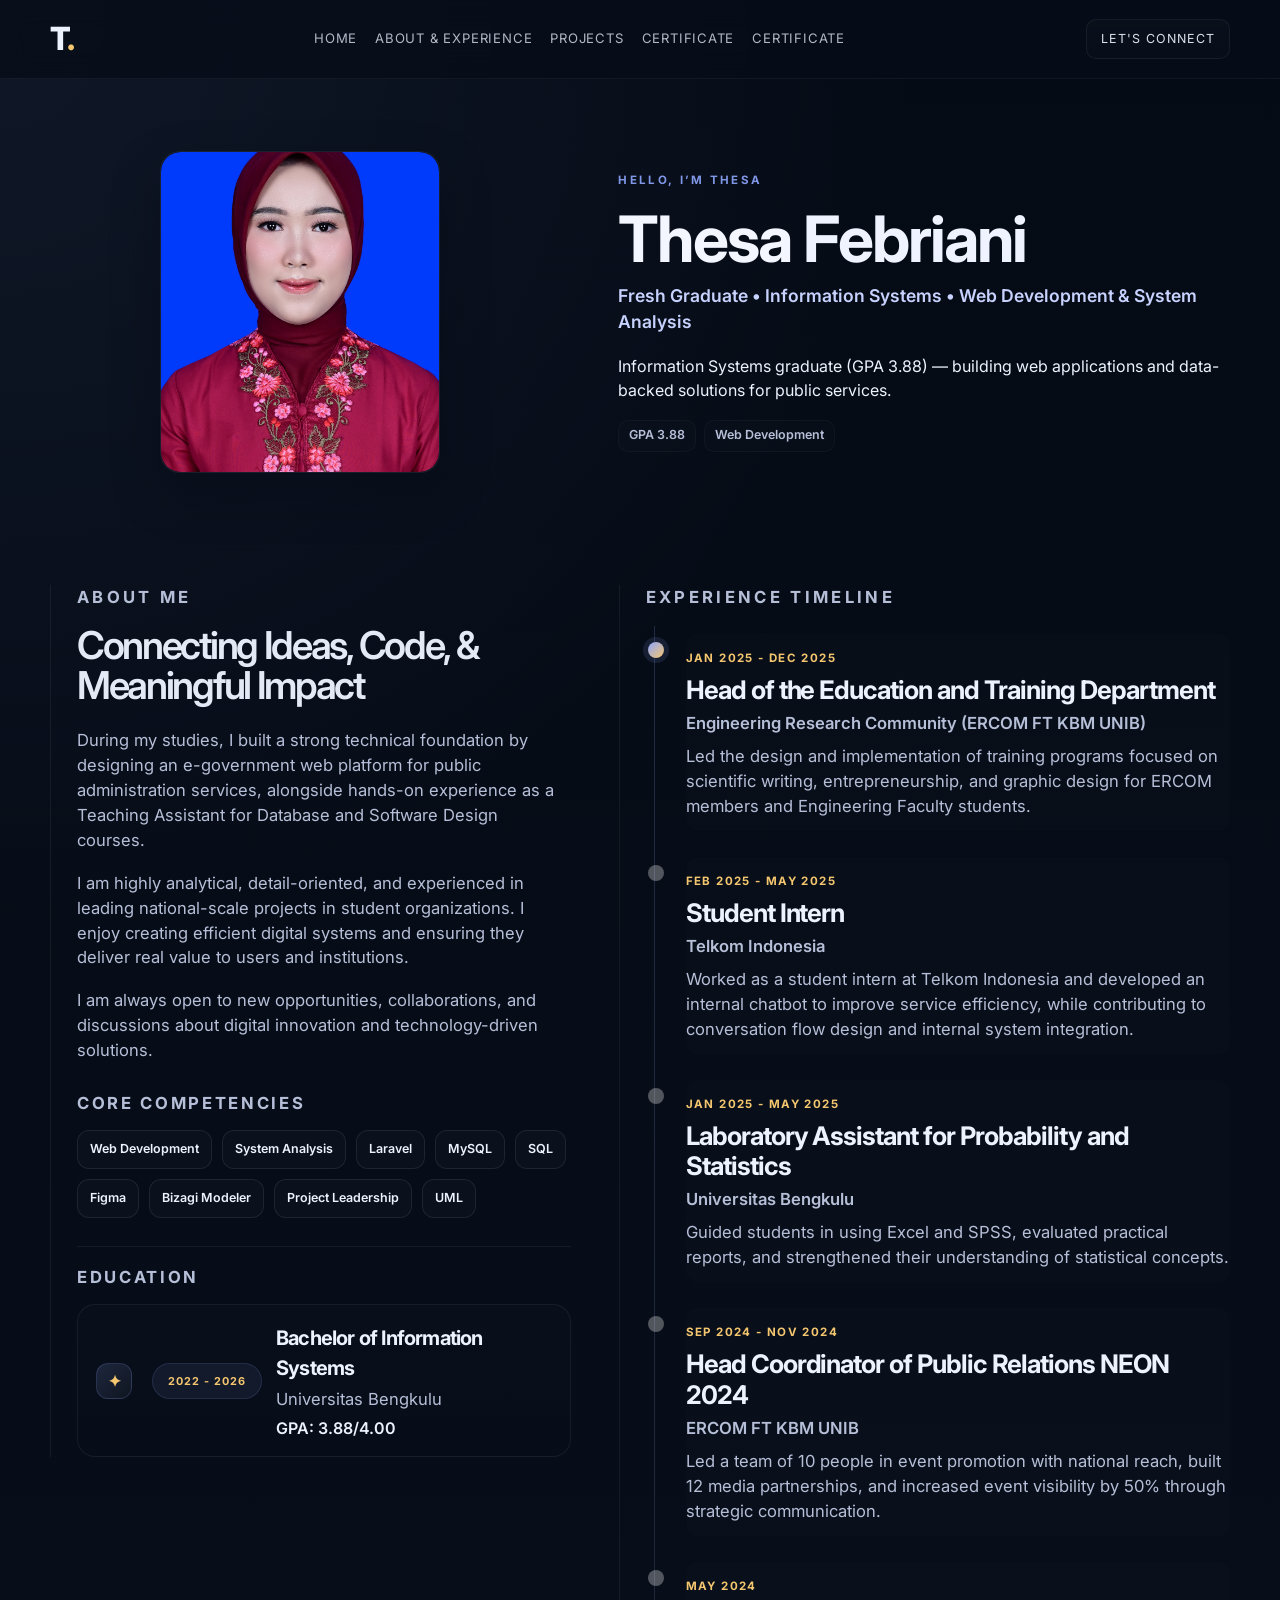
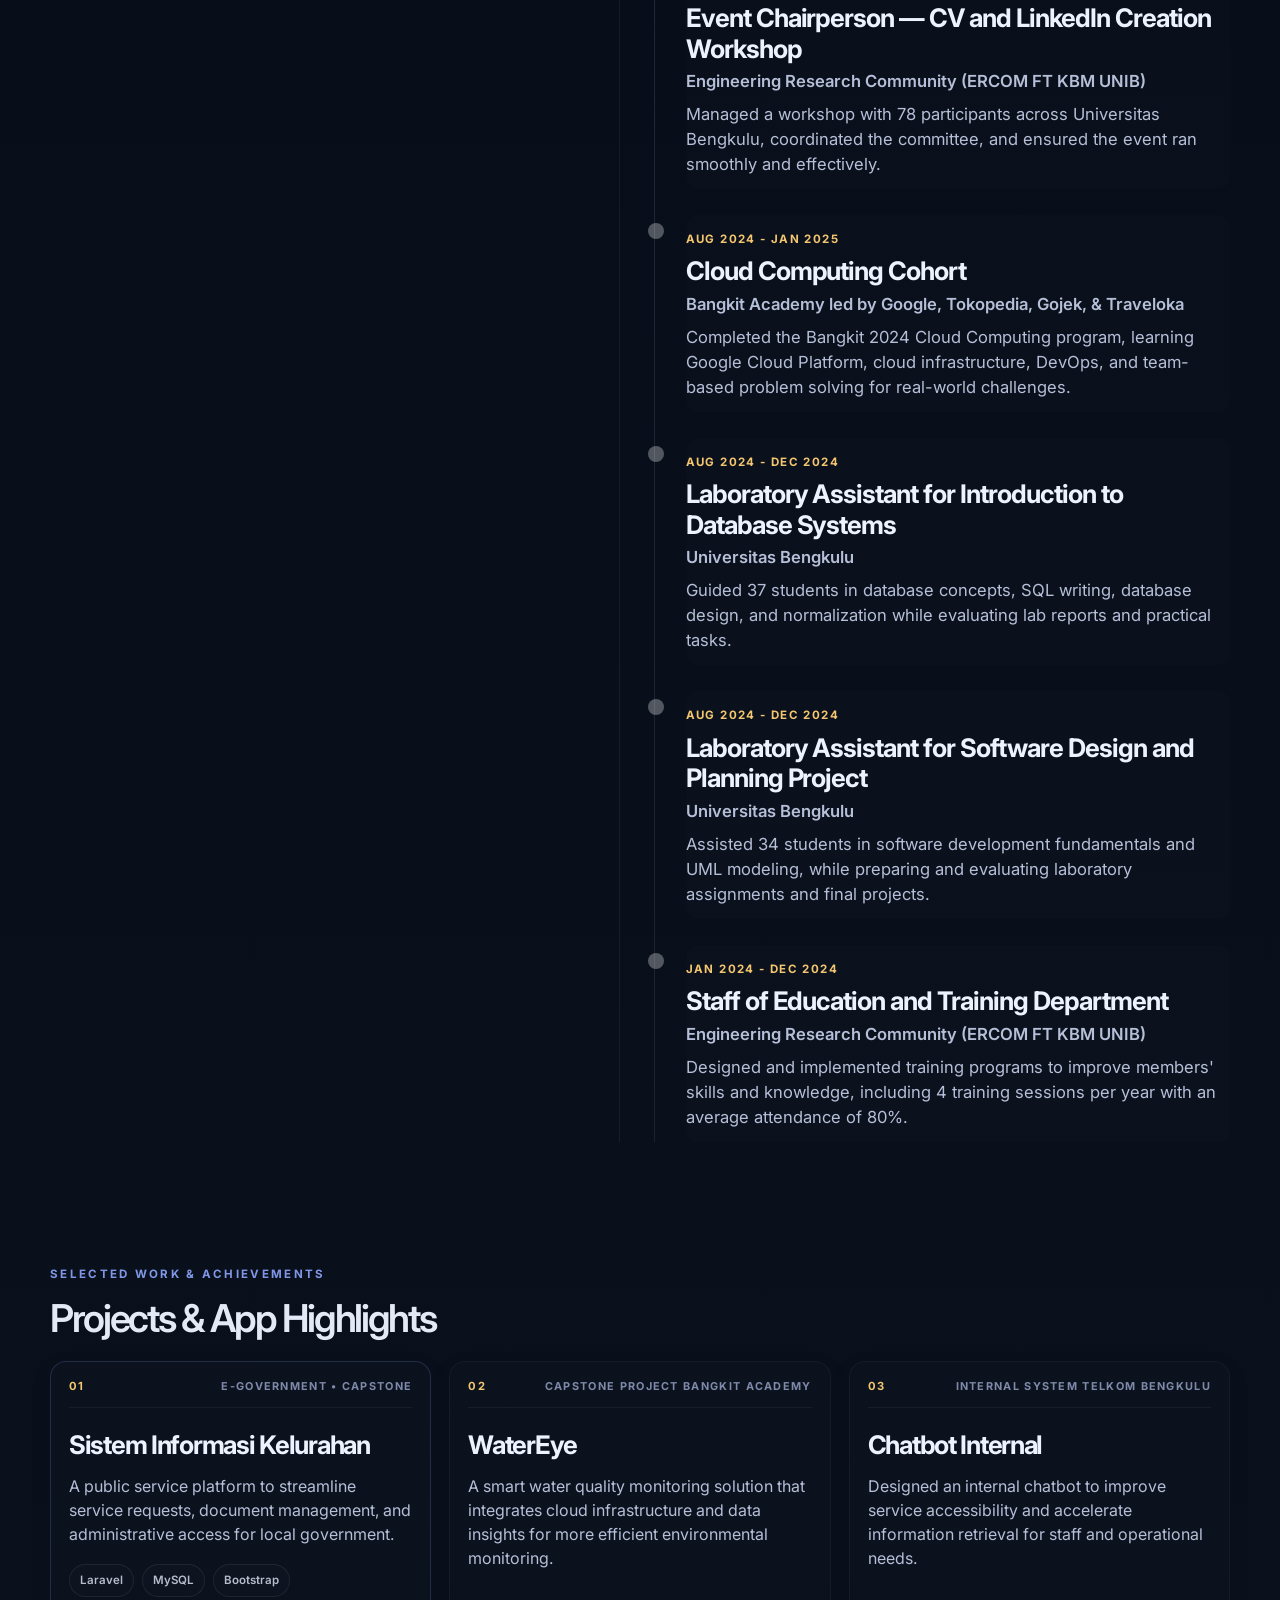
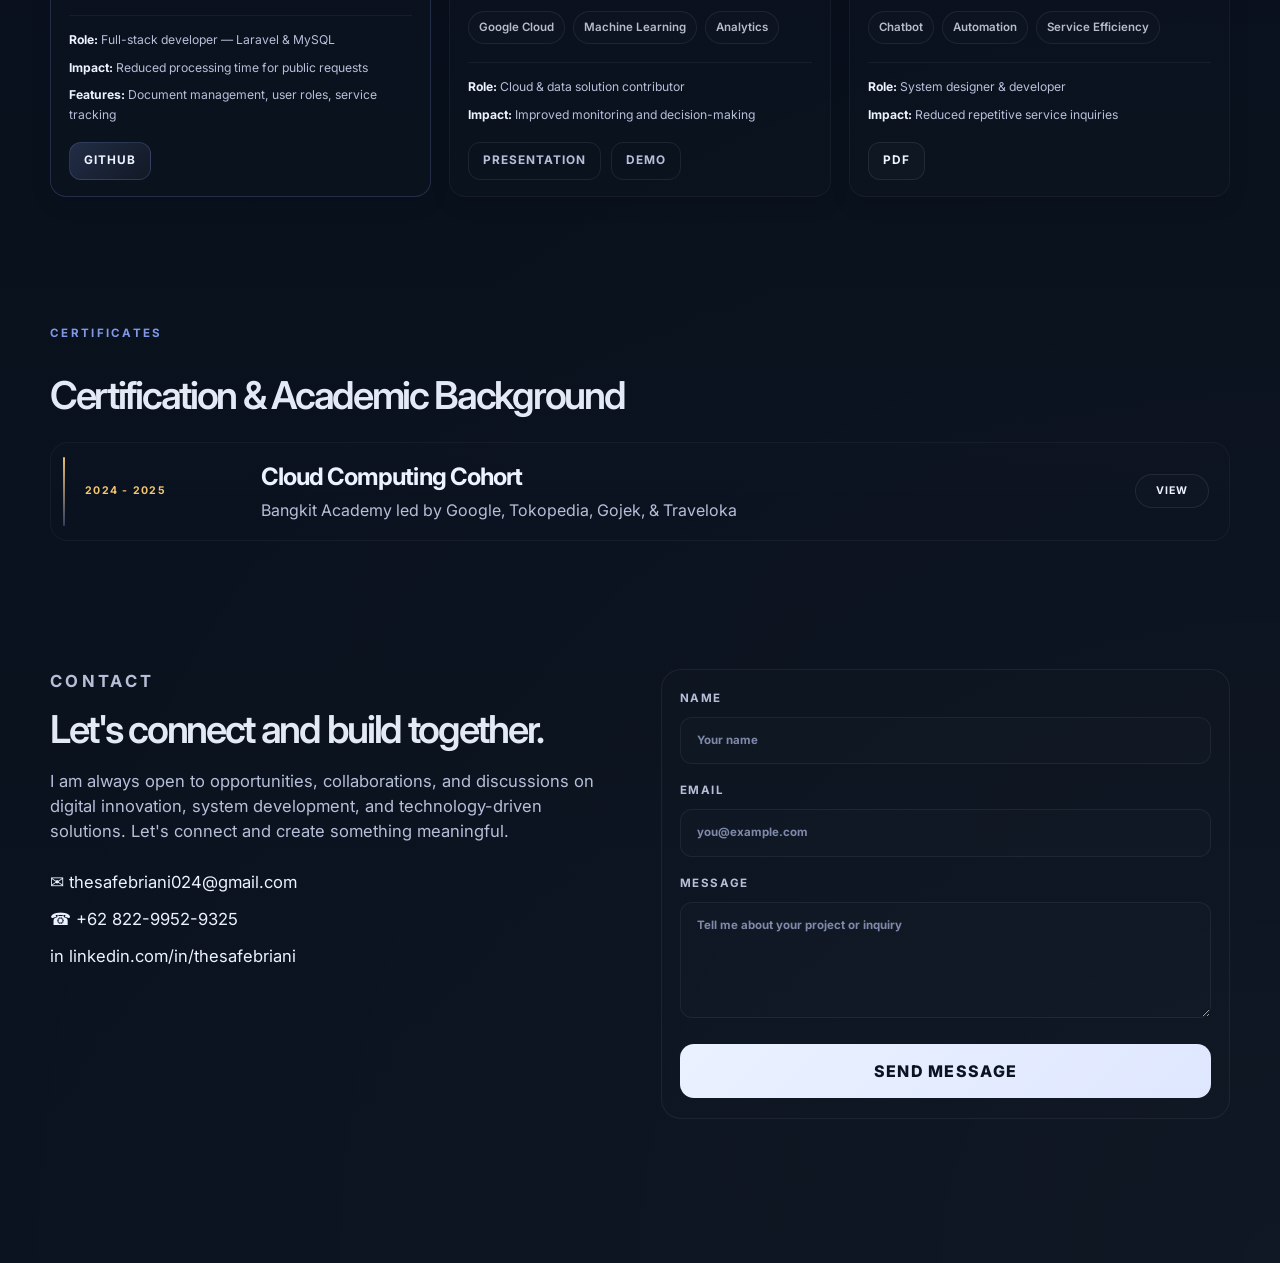
<file: index.html>
<!doctype html>
<html lang="id">
  <head>
    <meta charset="UTF-8" />
    <meta name="viewport" content="width=device-width, initial-scale=1.0" />
    <meta
      name="description"
      content="Portofolio Thesa Febriani — Information Systems Freshgraduate, JuniorWeb Developer, Tech enthusiast."
    />
    <title>Thesa Febriani | Portfolio</title>
    <link rel="preconnect" href="https://fonts.googleapis.com" />
    <link rel="preconnect" href="https://fonts.gstatic.com" crossorigin />
    <link
      href="https://fonts.googleapis.com/css2?family=Inter:wght@400;500;600;700;800;900&display=swap"
      rel="stylesheet"
    />

    <link rel="stylesheet" href="style.css" />
  </head>
  <body>
    <header class="site-header">
      <div class="container nav">
        <a href="#home" class="brand">T<span>.</span></a>
        <nav class="nav-menu" aria-label="Main navigation">
          <a href="#home">Home</a>
          <a href="#about-experience">About &amp; Experience</a>
          <a href="#projects">Projects</a>
          <a href="#certificate">Certificate</a>
          <a href="https://drive.google.com/drive/folders/1-TwYReatDJtoT-mHs-c4wI9mGE43ufQg?usp=sharing"
            target="_blank"
                rel="noreferrer">
                 Certificate
                </a>
        </nav>
        <a href="#contact" class="nav-cta">Let's Connect</a>
      </div>
    </header>

    <main class="page-shell">
      <section class="hero" id="home">
        <div class="container hero-wrap">
          <div class="hero-aside reveal reveal-delay">
            <div class="profile-box">
              <img
                src="images/Thesa Febriani_G1F022033.jpeg"
                alt="Thesa Febriani"
              />
            </div>
          </div>

          <div class="hero-copy reveal">
            <p class="section-kicker">Hello, I’m Thesa</p>
            <h1>Thesa <span>Febriani</span></h1>

            <p class="subtitle">
              Fresh Graduate • Information Systems • Web Development &amp;
              System Analysis
            </p>
            <p class="lead">
              Information Systems graduate (GPA 3.88) — building web
              applications and data-backed solutions for public services.
            </p>
            <div class="hero-badges subtle">
              <span>GPA 3.88</span>
              <span>Web Development</span>
            </div>
          </div>
        </div>
      </section>

      <!-- Featured Case Study moved into Projects below -->

      <section class="overview section" id="about-experience">
        <div class="container overview-grid">
          <div class="about-panel reveal">
            <p class="section-kicker">About Me</p>
            <h2>Connecting Ideas, Code, &amp; Meaningful Impact</h2>

            <p>
              During my studies, I built a strong technical foundation by
              designing an e-government web platform for public administration
              services, alongside hands-on experience as a Teaching Assistant
              for Database and Software Design courses.
            </p>
            <p>
              I am highly analytical, detail-oriented, and experienced in
              leading national-scale projects in student organizations. I enjoy
              creating efficient digital systems and ensuring they deliver real
              value to users and institutions.
            </p>
            <p>
              I am always open to new opportunities, collaborations, and
              discussions about digital innovation and technology-driven
              solutions.
            </p>

            <div class="skill-block">
              <p class="mini-title">Core Competencies</p>
              <div class="skill-pills">
                <span>Web Development</span>
                <span>System Analysis</span>
                <span>Laravel</span>
                <span>MySQL</span>
                <span>SQL</span>
                <span>Figma</span>
                <span>Bizagi Modeler</span>
                <span>Project Leadership</span>
                <span>UML</span>
              </div>
            </div>

            <div class="education-box" id="education">
              <p class="mini-title">Education</p>
              <div class="education-inner">
                <span class="edu-icon" aria-hidden="true">✦</span>
                <span class="edu-year">2022 - 2026</span>
                <div class="edu-copy">
                  <h3>Bachelor of Information Systems</h3>
                  <p>Universitas Bengkulu</p>
                  <span>GPA: 3.88/4.00</span>
                </div>
              </div>
            </div>
          </div>

          <div class="experience-panel reveal reveal-delay" id="experience">
            <p class="section-kicker">Experience Timeline</p>

            <div class="timeline">
              <article class="timeline-item">
                <div class="dot"></div>
                <div class="timeline-content">
                  <span class="time">Jan 2025 - Dec 2025</span>
                  <h3>Head of the Education and Training Department</h3>
                  <p class="company">
                    Engineering Research Community (ERCOM FT KBM UNIB)
                  </p>
                  <p>
                    Led the design and implementation of training programs
                    focused on scientific writing, entrepreneurship, and graphic
                    design for ERCOM members and Engineering Faculty students.
                  </p>
                </div>
              </article>

              <article class="timeline-item">
                <div class="dot muted"></div>
                <div class="timeline-content">
                  <span class="time">Feb 2025 - May 2025</span>
                  <h3>Student Intern</h3>
                  <p class="company">Telkom Indonesia</p>
                  <p>
                    Worked as a student intern at Telkom Indonesia and developed
                    an internal chatbot to improve service efficiency, while
                    contributing to conversation flow design and internal system
                    integration.
                  </p>
                </div>
              </article>

              <article class="timeline-item">
                <div class="dot muted"></div>
                <div class="timeline-content">
                  <span class="time">Jan 2025 - May 2025</span>
                  <h3>Laboratory Assistant for Probability and Statistics</h3>
                  <p class="company">Universitas Bengkulu</p>
                  <p>
                    Guided students in using Excel and SPSS, evaluated practical
                    reports, and strengthened their understanding of statistical
                    concepts.
                  </p>
                </div>
              </article>

              <article class="timeline-item">
                <div class="dot muted"></div>
                <div class="timeline-content">
                  <span class="time">Sep 2024 - Nov 2024</span>
                  <h3>Head Coordinator of Public Relations NEON 2024</h3>
                  <p class="company">ERCOM FT KBM UNIB</p>
                  <p>
                    Led a team of 10 people in event promotion with national
                    reach, built 12 media partnerships, and increased event
                    visibility by 50% through strategic communication.
                  </p>
                </div>
              </article>

              <article class="timeline-item">
                <div class="dot muted"></div>
                <div class="timeline-content">
                  <span class="time">May 2024</span>
                  <h3>Event Chairperson — CV and LinkedIn Creation Workshop</h3>
                  <p class="company">
                    Engineering Research Community (ERCOM FT KBM UNIB)
                  </p>
                  <p>
                    Managed a workshop with 78 participants across Universitas
                    Bengkulu, coordinated the committee, and ensured the event
                    ran smoothly and effectively.
                  </p>
                </div>
              </article>

              <article class="timeline-item">
                <div class="dot muted"></div>
                <div class="timeline-content">
                  <span class="time">Aug 2024 - Jan 2025</span>
                  <h3>Cloud Computing Cohort</h3>
                  <p class="company">
                    Bangkit Academy led by Google, Tokopedia, Gojek, &amp;
                    Traveloka
                  </p>
                  <p>
                    Completed the Bangkit 2024 Cloud Computing program, learning
                    Google Cloud Platform, cloud infrastructure, DevOps, and
                    team-based problem solving for real-world challenges.
                  </p>
                </div>
              </article>

              <article class="timeline-item">
                <div class="dot muted"></div>
                <div class="timeline-content">
                  <span class="time">Aug 2024 - Dec 2024</span>
                  <h3>
                    Laboratory Assistant for Introduction to Database Systems
                  </h3>
                  <p class="company">Universitas Bengkulu</p>
                  <p>
                    Guided 37 students in database concepts, SQL writing,
                    database design, and normalization while evaluating lab
                    reports and practical tasks.
                  </p>
                </div>
              </article>

              <article class="timeline-item">
                <div class="dot muted"></div>
                <div class="timeline-content">
                  <span class="time">Aug 2024 - Dec 2024</span>
                  <h3>
                    Laboratory Assistant for Software Design and Planning
                    Project
                  </h3>
                  <p class="company">Universitas Bengkulu</p>
                  <p>
                    Assisted 34 students in software development fundamentals
                    and UML modeling, while preparing and evaluating laboratory
                    assignments and final projects.
                  </p>
                </div>
              </article>

              <article class="timeline-item">
                <div class="dot muted"></div>
                <div class="timeline-content">
                  <span class="time">Jan 2024 - Dec 2024</span>
                  <h3>Staff of Education and Training Department</h3>
                  <p class="company">
                    Engineering Research Community (ERCOM FT KBM UNIB)
                  </p>
                  <p>
                    Designed and implemented training programs to improve
                    members' skills and knowledge, including 4 training sessions
                    per year with an average attendance of 80%.
                  </p>
                </div>
              </article>
            </div>
          </div>
        </div>
      </section>

      <section class="projects section" id="projects">
        <div class="container">
          <p class="section-kicker">Selected Work &amp; Achievements</p>
          <h2 class="project-heading">Projects &amp; App Highlights</h2>

          <div class="project-grid">
            <!-- featured project (moved here) -->
            <article id="featured" class="project-card featured reveal">
              <div class="project-head">
                <span class="project-no">01</span>
                <span class="project-type">E-GOVERNMENT • Capstone</span>
              </div>
              <h3>Sistem Informasi Kelurahan</h3>
              <p>
                A public service platform to streamline service requests,
                document management, and administrative access for local
                government.
              </p>
              <div class="project-tags">
                <span>Laravel</span>
                <span>MySQL</span>
                <span>Bootstrap</span>
              </div>
              <div class="project-meta">
                <div>
                  <strong>Role:</strong> Full-stack developer — Laravel &amp;
                  MySQL
                </div>
                <div>
                  <strong>Impact:</strong> Reduced processing time for public
                  requests
                </div>
                <div>
                  <strong>Features:</strong> Document management, user roles,
                  service tracking
                </div>
              </div>
              <div class="project-actions">
                <a
                  href="https://github.com/ThesaFebriani/si-kelurahan.git"
                  target="_blank"
                  rel="noreferrer"
                  class="project-link-btn"
                  >GitHub</a
                >
              </div>
            </article>

            <article class="project-card reveal reveal-delay">
              <div class="project-head">
                <span class="project-no">02</span>
                <span class="project-type"
                  >CAPSTONE PROJECT BANGKIT ACADEMY</span
                >
              </div>
              <h3>WaterEye</h3>
              <p>
                A smart water quality monitoring solution that integrates cloud
                infrastructure and data insights for more efficient
                environmental monitoring.
              </p>
              <div class="project-tags">
                <span>Google Cloud</span>
                <span>Machine Learning</span>
                <span>Analytics</span>
              </div>
              <div class="project-meta">
                <span
                  ><strong>Role:</strong> Cloud &amp; data solution
                  contributor</span
                >
                <span
                  ><strong>Impact:</strong> Improved monitoring and
                  decision-making</span
                >
              </div>
              <div class="project-actions">
                <button
                  type="button"
                  class="project-link-btn ghost js-open-video"
                  data-video-src="https://www.youtu.be/embed/oStVo4WdXvw"
                >
                  Presentation
                </button>
                <button
                  type="button"
                  class="project-link-btn ghost js-open-video"
                  data-video-src="https://www.youtu.be/embed/1AHnVIEVloo"
                >
                  Demo
                </button>
              </div>
            </article>

            <article class="project-card reveal">
              <div class="project-head">
                <span class="project-no">03</span>
                <span class="project-type"
                  >INTERNAL SYSTEM TELKOM BENGKULU</span
                >
              </div>
              <h3>Chatbot Internal</h3>
              <p>
                Designed an internal chatbot to improve service accessibility
                and accelerate information retrieval for staff and operational
                needs.
              </p>
              <div class="project-tags">
                <span>Chatbot</span>
                <span>Automation</span>
                <span>Service Efficiency</span>
              </div>
              <div class="project-meta">
                <span
                  ><strong>Role:</strong> System designer &amp; developer</span
                >
                <span
                  ><strong>Impact:</strong> Reduced repetitive service
                  inquiries</span
                >
              </div>
              <div class="project-actions">
                <a
                  href="images/BOT_BGES.pdf"
                  target="_blank"
                  rel="noreferrer"
                  class="project-link-btn secondary js-open-pdf"
                  data-pdf-src="images/BOT_BGES.pdf"
                  >PDF</a
                >
              </div>
            </article>
          </div>
        </div>
      </section>

      <section class="certificate section" id="certificate">
        <div class="container certificate-wrap">
          <p class="section-kicker">Certificates</p>
          <h2 class="certificate-heading">
            Certification &amp; Academic Background
          </h2>
            <a
              class="certificate-item reveal reveal-delay"
              href="https://drive.google.com/file/d/1Etxis8R2Vu6AnwDaJP25wzPNF-M5fmME/view?usp=sharing"
              target="_blank"
              rel="noreferrer"
            >
              <span class="cert-year">2024 - 2025</span>
              <div class="cert-copy">
                <h3>Cloud Computing Cohort</h3>
                <p>
                  Bangkit Academy led by Google, Tokopedia, Gojek, &amp;
                  Traveloka
                </p>
              </div>
              <span class="cert-link">View</span>
            </a>
          </div>
        </div>
      </section>

      <section class="contact section" id="contact">
        <div class="container contact-wrap">
          <div class="contact-copy reveal">
            <p class="section-kicker">Contact</p>
            <h2>Let's connect and build together.</h2>
            <p>
              I am always open to opportunities, collaborations, and discussions
              on digital innovation, system development, and technology-driven
              solutions. Let's connect and create something meaningful.
            </p>

            <div class="contact-list">
              <a href="mailto:thesafebriani024@gmail.com"
                >✉ thesafebriani024@gmail.com</a
              >
              <a href="tel:+6282299529325">☎ +62 822-9952-9325</a>
              <a
                href="https://www.linkedin.com/in/thesafebriani/"
                target="_blank"
                rel="noreferrer"
                >in linkedin.com/in/thesafebriani</a
              >
            </div>
          </div>

          <form class="contact-form reveal reveal-delay">
            <label>
              <span>Name</span>
              <input type="text" placeholder="Your name" />
            </label>
            <label>
              <span>Email</span>
              <input type="email" placeholder="you@example.com" />
            </label>
            <label>
              <span>Message</span>
              <textarea
                rows="5"
                placeholder="Tell me about your project or inquiry"
              ></textarea>
            </label>
            <button type="submit">Send Message</button>
          </form>
        </div>
      </section>
    </main>

  <!-- Video modal for project demos -->
    <div id="videoModal" class="video-modal" aria-hidden="true">
      <div class="video-modal-backdrop js-close-video"></div>
      <div class="video-modal-content" role="dialog" aria-modal="true">
        <button class="video-close js-close-video" aria-label="Close">✕</button>
        <div class="video-player-wrap">
          <iframe
            id="projectVideo"
            allow="autoplay; fullscreen"
            style="width: 100%; aspect-ratio: 16/9; background: #000; border: none; border-radius: 8px;"
          ></iframe>
        </div>
        <div class="video-choices">
          <button
            class="video-choice"
            data-src="https://www.youtube.com/embed/oStVo4WdXvw"
          >
            Presentation
          </button>
          <button
            class="video-choice"
            data-src="https://www.youtube.com/embed/1AHnVIEVloo"
          >
            Demo
          </button>
        </div>
      </div>
    </div>

    <script>
      const revealItems = document.querySelectorAll(".reveal");

      const revealObserver = new IntersectionObserver(
        (entries) => {
          entries.forEach((entry) => {
            if (entry.isIntersecting) {
              entry.target.classList.add("visible");
              revealObserver.unobserve(entry.target);
            }
          });
        },
        { threshold: 0.18 },
      );

      revealItems.forEach((item) => revealObserver.observe(item));

      const contactForm = document.querySelector(".contact-form");
      if (contactForm) {
        contactForm.addEventListener("submit", (event) => {
          event.preventDefault();
          const button = contactForm.querySelector("button");
          const originalText = button.textContent;
          button.textContent = "Message Sent";
          button.disabled = true;
          setTimeout(() => {
            button.textContent = originalText;
            button.disabled = false;
            contactForm.reset();
          }, 1800);
        });
      }

      // Video modal logic
      (function () {
        const modal = document.getElementById("videoModal");
        const videoEl = document.getElementById("projectVideo");
        const openers = document.querySelectorAll(".js-open-video");
        const closers = document.querySelectorAll(".js-close-video");
        const choices = document.querySelectorAll(".video-choice");

       function openModal(src) {
          if (!modal || !videoEl) return;
          modal.classList.add("open");
          modal.setAttribute("aria-hidden", "false");
          videoEl.src = src;
          
          choices.forEach((c) =>
            c.classList.toggle("active", c.dataset.src === src),
          );
        }

        function closeModal() {
          if (!modal || !videoEl) return;
          modal.classList.remove("open");
          modal.setAttribute("aria-hidden", "true");
          
          videoEl.removeAttribute("src");
          choices.forEach((c) => c.classList.remove("active"));
        }

        openers.forEach((btn) => {
          btn.addEventListener("click", () => {
            const src =
              btn.dataset.defaultSrc ||
              btn.dataset.videoSrc ||
              btn.getAttribute("data-video-src");
            openModal(src);
          });
        });

        closers.forEach((el) => el.addEventListener("click", closeModal));

        choices.forEach((ch) => {
          ch.addEventListener("click", () => {
            const src = ch.dataset.src;
            openModal(src);
          });
        });

        // close on ESC
        document.addEventListener("keydown", (e) => {
          if (e.key === "Escape") closeModal();
        });

        // click backdrop to close
        const backdrop = document.querySelector(".video-modal-backdrop");
        if (backdrop) backdrop.addEventListener("click", closeModal);
      })();
    </script>
    <!-- PDF modal (reuses video modal structure) -->
    <div id="pdfModal" class="video-modal pdf-modal" aria-hidden="true">
      <div class="video-modal-backdrop js-close-pdf"></div>
      <div class="video-modal-content" role="dialog" aria-modal="true">
        <button class="video-close js-close-pdf" aria-label="Close">✕</button>
        <iframe
          id="pdfFrame"
          class="pdf-frame"
          src=""
          title="PDF Viewer"
        ></iframe>
      </div>
    </div>

    <script>
      // PDF modal logic
      (function () {
        const pdfModal = document.getElementById("pdfModal");
        const pdfFrame = document.getElementById("pdfFrame");
        const openPdfBtns = document.querySelectorAll(".js-open-pdf");
        const closePdfEls = document.querySelectorAll(".js-close-pdf");

        function openPdf(src) {
          if (!pdfModal || !pdfFrame) return;
          pdfModal.classList.add("open");
          pdfModal.setAttribute("aria-hidden", "false");
          pdfFrame.src = src;
        }

        function closePdf() {
          if (!pdfModal || !pdfFrame) return;
          pdfModal.classList.remove("open");
          pdfModal.setAttribute("aria-hidden", "true");
          pdfFrame.src = "";
        }

        openPdfBtns.forEach((btn) => {
          btn.addEventListener("click", (e) => {
            e.preventDefault();
            const src = btn.dataset.pdfSrc || btn.getAttribute("href");
            openPdf(src);
          });
        });

        closePdfEls.forEach((el) => el.addEventListener("click", closePdf));
        const backdrop = document.querySelector(
          "#pdfModal .video-modal-backdrop",
        );
        if (backdrop) backdrop.addEventListener("click", closePdf);
        document.addEventListener("keydown", (e) => {
          if (e.key === "Escape") closePdf();
        });
      })();
    </script>
  </body>
</html>
</file>
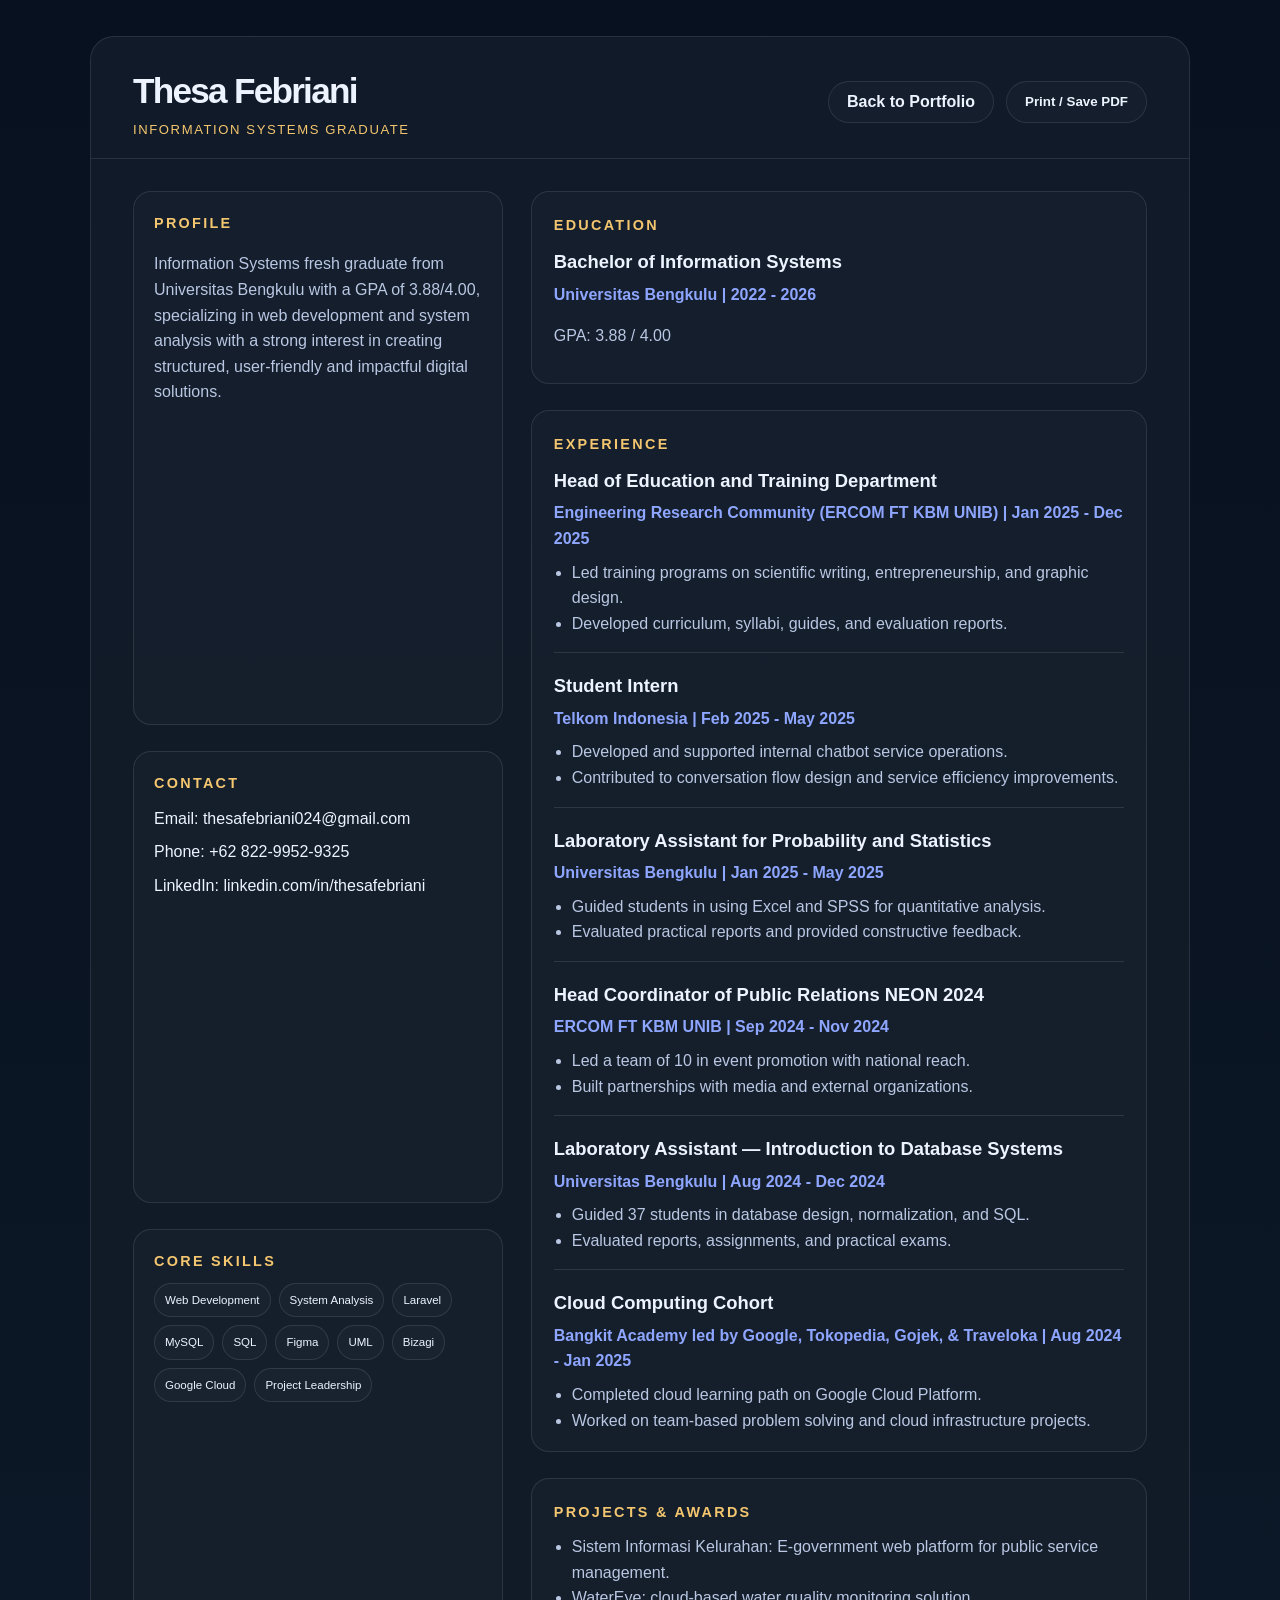
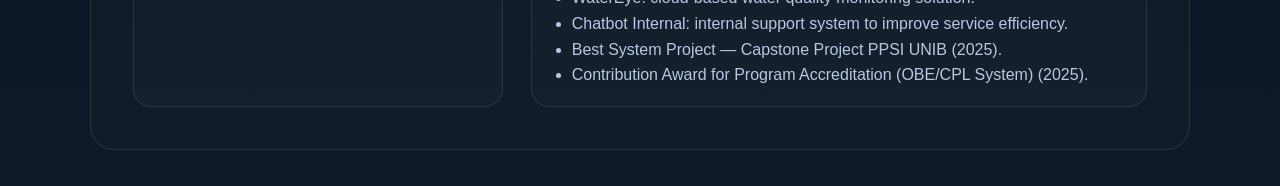
<file: cv.html>
<!doctype html>
<html lang="en">
  <head>
    <meta charset="UTF-8" />
    <meta name="viewport" content="width=device-width, initial-scale=1.0" />
    <title>Thesa Febriani | Curriculum Vitae</title>
    <style>
      :root {
        --bg: #07111f;
        --panel: #0f1d30;
        --card: #14273d;
        --text: #edf3ff;
        --muted: #b9c7e3;
        --line: rgba(255, 255, 255, 0.1);
        --primary: #8ea6ff;
        --gold: #f4c66f;
      }

      * {
        box-sizing: border-box;
      }
      body {
        margin: 0;
        font-family: Arial, sans-serif;
        background: linear-gradient(180deg, #07111f, #0d1828);
        color: var(--text);
        line-height: 1.6;
      }

      .page {
        max-width: 1100px;
        margin: 36px auto;
        background: rgba(18, 28, 42, 0.9);
        border: 1px solid var(--line);
        border-radius: 24px;
        overflow: hidden;
      }

      .topbar {
        padding: 26px 42px 18px;
        border-bottom: 1px solid var(--line);
        display: flex;
        justify-content: space-between;
        align-items: center;
        gap: 16px;
      }

      .name {
        font-size: 2.2rem;
        font-weight: 700;
        letter-spacing: -0.05em;
      }

      .tag {
        color: var(--gold);
        font-size: 0.82rem;
        letter-spacing: 0.12em;
        text-transform: uppercase;
      }

      .actions {
        display: flex;
        gap: 12px;
      }

      .actions a,
      .actions button {
        display: inline-flex;
        align-items: center;
        justify-content: center;
        min-height: 42px;
        padding: 0 18px;
        border-radius: 999px;
        border: 1px solid var(--line);
        background: rgba(255, 255, 255, 0.02);
        color: var(--text);
        text-decoration: none;
        font-weight: 600;
        cursor: pointer;
      }

      .content {
        display: grid;
        grid-template-columns: 0.9fr 1.5fr;
        gap: 28px;
        padding: 32px 42px 42px;
      }

      .sidebar,
      .main {
        display: grid;
        gap: 26px;
      }

      .card {
        border: 1px solid var(--line);
        border-radius: 18px;
        background: rgba(255, 255, 255, 0.02);
        padding: 20px;
      }

      h3 {
        margin: 0 0 10px;
        font-size: 0.9rem;
        letter-spacing: 0.16em;
        text-transform: uppercase;
        color: var(--gold);
      }

      p,
      li {
        color: var(--muted);
      }

      ul {
        margin: 0;
        padding-left: 18px;
      }

      .contact-list {
        display: grid;
        gap: 8px;
      }

      .main .card {
        padding: 22px 22px 18px;
      }

      .exp-item,
      .edu-item {
        margin-bottom: 18px;
        padding-bottom: 16px;
        border-bottom: 1px solid var(--line);
      }

      .exp-item:last-child,
      .edu-item:last-child {
        margin-bottom: 0;
        padding-bottom: 0;
        border-bottom: 0;
      }

      .role {
        font-size: 1.15rem;
        font-weight: 700;
        color: var(--text);
        margin-bottom: 5px;
      }

      .meta {
        color: var(--primary);
        font-weight: 600;
        margin-bottom: 8px;
      }

      .skill-pills {
        display: flex;
        flex-wrap: wrap;
        gap: 8px;
      }

      .skill-pills span {
        display: inline-flex;
        align-items: center;
        padding: 7px 10px;
        border-radius: 999px;
        border: 1px solid var(--line);
        color: var(--text);
        background: rgba(255, 255, 255, 0.02);
        font-size: 0.72rem;
      }

      @media (max-width: 760px) {
        .topbar,
        .content {
          grid-template-columns: 1fr;
          display: grid;
        }

        .topbar {
          padding: 20px;
        }

        .content {
          padding: 20px;
        }

        .actions {
          flex-wrap: wrap;
        }
      }
    </style>
  </head>
  <body>
    <div class="page">
      <div class="topbar">
        <div>
          <div class="name">Thesa Febriani</div>
          <div class="tag">Information Systems Graduate</div>
        </div>
        <div class="actions">
          <a href="index.html">Back to Portfolio</a>
          <button type="button" onclick="window.print()">
            Print / Save PDF
          </button>
        </div>
      </div>

      <div class="content">
        <aside class="sidebar">
          <div class="card">
            <h3>Profile</h3>
            <p>
              Information Systems fresh graduate from Universitas Bengkulu with
              a GPA of 3.88/4.00, specializing in web development and system
              analysis with a strong interest in creating structured,
              user-friendly and impactful digital solutions.
            </p>
          </div>

          <div class="card">
            <h3>Contact</h3>
            <div class="contact-list">
              <div>Email: thesafebriani024@gmail.com</div>
              <div>Phone: +62 822-9952-9325</div>
              <div>LinkedIn: linkedin.com/in/thesafebriani</div>
            </div>
          </div>

          <div class="card">
            <h3>Core Skills</h3>
            <div class="skill-pills">
              <span>Web Development</span>
              <span>System Analysis</span>
              <span>Laravel</span>
              <span>MySQL</span>
              <span>SQL</span>
              <span>Figma</span>
              <span>UML</span>
              <span>Bizagi</span>
              <span>Google Cloud</span>
              <span>Project Leadership</span>
            </div>
          </div>
        </aside>

        <main class="main">
          <div class="card">
            <h3>Education</h3>
            <div class="edu-item">
              <div class="role">Bachelor of Information Systems</div>
              <div class="meta">Universitas Bengkulu | 2022 - 2026</div>
              <p>GPA: 3.88 / 4.00</p>
            </div>
          </div>

          <div class="card">
            <h3>Experience</h3>

            <div class="exp-item">
              <div class="role">Head of Education and Training Department</div>
              <div class="meta">
                Engineering Research Community (ERCOM FT KBM UNIB) | Jan 2025 -
                Dec 2025
              </div>
              <ul>
                <li>
                  Led training programs on scientific writing, entrepreneurship,
                  and graphic design.
                </li>
                <li>
                  Developed curriculum, syllabi, guides, and evaluation reports.
                </li>
              </ul>
            </div>

            <div class="exp-item">
              <div class="role">Student Intern</div>
              <div class="meta">Telkom Indonesia | Feb 2025 - May 2025</div>
              <ul>
                <li>
                  Developed and supported internal chatbot service operations.
                </li>
                <li>
                  Contributed to conversation flow design and service efficiency
                  improvements.
                </li>
              </ul>
            </div>

            <div class="exp-item">
              <div class="role">
                Laboratory Assistant for Probability and Statistics
              </div>
              <div class="meta">Universitas Bengkulu | Jan 2025 - May 2025</div>
              <ul>
                <li>
                  Guided students in using Excel and SPSS for quantitative
                  analysis.
                </li>
                <li>
                  Evaluated practical reports and provided constructive
                  feedback.
                </li>
              </ul>
            </div>

            <div class="exp-item">
              <div class="role">
                Head Coordinator of Public Relations NEON 2024
              </div>
              <div class="meta">ERCOM FT KBM UNIB | Sep 2024 - Nov 2024</div>
              <ul>
                <li>
                  Led a team of 10 in event promotion with national reach.
                </li>
                <li>
                  Built partnerships with media and external organizations.
                </li>
              </ul>
            </div>

            <div class="exp-item">
              <div class="role">
                Laboratory Assistant — Introduction to Database Systems
              </div>
              <div class="meta">Universitas Bengkulu | Aug 2024 - Dec 2024</div>
              <ul>
                <li>
                  Guided 37 students in database design, normalization, and SQL.
                </li>
                <li>Evaluated reports, assignments, and practical exams.</li>
              </ul>
            </div>

            <div class="exp-item">
              <div class="role">Cloud Computing Cohort</div>
              <div class="meta">
                Bangkit Academy led by Google, Tokopedia, Gojek, &amp; Traveloka
                | Aug 2024 - Jan 2025
              </div>
              <ul>
                <li>Completed cloud learning path on Google Cloud Platform.</li>
                <li>
                  Worked on team-based problem solving and cloud infrastructure
                  projects.
                </li>
              </ul>
            </div>
          </div>

          <div class="card">
            <h3>Projects &amp; Awards</h3>
            <ul>
              <li>
                Sistem Informasi Kelurahan: E-government web platform for public
                service management.
              </li>
              <li>WaterEye: cloud-based water quality monitoring solution.</li>
              <li>
                Chatbot Internal: internal support system to improve service
                efficiency.
              </li>
              <li>Best System Project — Capstone Project PPSI UNIB (2025).</li>
              <li>
                Contribution Award for Program Accreditation (OBE/CPL System)
                (2025).
              </li>
            </ul>
          </div>
        </main>
      </div>
    </div>
  </body>
</html>
</file>
<file: style.css>
:root {
  --bg: #050b17;
  --bg-2: #0b1220;
  --panel: rgba(18, 25, 38, 0.78);
  --panel-strong: rgba(15, 21, 30, 0.96);
  --soft-panel: rgba(255, 255, 255, 0.02);
  --line: rgba(255, 255, 255, 0.08);
  --line-strong: rgba(147, 164, 255, 0.28);
  --text: #edf2ff;
  --muted: #b6bfd8;
  --muted-2: #7f8aaa;
  --primary: #8ea6ff;
  --primary-2: #c7d2ff;
  --gold: #f4c66f;
  --purple: #b39bff;
  --shadow: 0 24px 70px rgba(2, 6, 15, 0.6);
}

* {
  box-sizing: border-box;
  margin: 0;
  padding: 0;
}

html {
  scroll-behavior: smooth;
}

body {
  font-family: "Inter", sans-serif;
  background:
    radial-gradient(
      circle at top left,
      rgba(142, 166, 255, 0.08),
      transparent 20%
    ),
    radial-gradient(
      circle at bottom right,
      rgba(255, 255, 255, 0.02),
      transparent 30%
    ),
    linear-gradient(180deg, #050b15 0%, #0b1320 100%);
  color: var(--text);
  line-height: 1.5;
}

img {
  display: block;
  max-width: 100%;
}

a {
  color: inherit;
  text-decoration: none;
}

button,
input,
textarea {
  font: inherit;
}

.reveal {
  opacity: 0;
  transform: translateY(28px);
  transition:
    opacity 0.7s ease,
    transform 0.7s ease;
}

.reveal-delay {
  transition-delay: 0.12s;
}

.reveal.visible {
  opacity: 1;
  transform: translateY(0);
}

@keyframes float {
  0%,
  100% {
    transform: translateY(0px);
  }
  50% {
    transform: translateY(-10px);
  }
}

.container {
  width: min(1180px, calc(100% - 32px));
  margin: 0 auto;
}

.section {
  padding: 64px 0;
}

.section-kicker {
  margin-bottom: 16px;
  color: rgba(142, 166, 255, 0.9);
  font-size: 0.72rem;
  letter-spacing: 0.2em;
  text-transform: uppercase;
  font-weight: 700;
}

.site-header {
  position: sticky;
  top: 0;
  z-index: 30;
  border-bottom: 1px solid rgba(255, 255, 255, 0.05);
  background: rgba(7, 13, 24, 0.8);
  backdrop-filter: blur(14px);
}

.nav {
  display: flex;
  align-items: center;
  justify-content: space-between;
  min-height: 78px;
}

.brand {
  font-size: 2rem;
  font-weight: 800;
  letter-spacing: -0.08em;
  color: var(--text);
}

.brand span {
  color: var(--gold);
}

.nav-menu {
  display: flex;
  align-items: center;
  gap: 18px;
  color: rgba(237, 242, 255, 0.75);
  font-size: 0.82rem;
  letter-spacing: 0.06em;
  text-transform: uppercase;
}

.nav-menu a {
  position: relative;
  transition: color 0.2s ease;
}

.nav-menu a::after {
  content: "";
  position: absolute;
  left: 0;
  bottom: -8px;
  width: 100%;
  height: 1px;
  background: var(--primary);
  transform: scaleX(0);
  transform-origin: left;
  transition: transform 0.2s ease;
}

.nav-menu a:hover::after,
.nav-menu a:hover {
  color: var(--text);
}

.nav-cta,
.btn,
.contact-form button {
  transition:
    transform 0.22s ease,
    box-shadow 0.22s ease,
    border-color 0.22s ease,
    background 0.22s ease,
    opacity 0.22s ease;
}

.nav-cta {
  display: inline-flex;
  align-items: center;
  justify-content: center;
  min-height: 40px;
  padding: 0 14px;
  border-radius: 10px;
  border: 1px solid rgba(255, 255, 255, 0.06);
  color: rgba(237, 242, 255, 0.92);
  text-transform: uppercase;
  letter-spacing: 0.08em;
  font-size: 0.78rem;
  background: linear-gradient(
    180deg,
    rgba(255, 255, 255, 0.02),
    rgba(255, 255, 255, 0.01)
  );
}

.nav-cta:hover,
.btn:hover,
.contact-form button:hover {
  transform: translateY(-1px);
  box-shadow: 0 12px 30px rgba(142, 166, 255, 0.1);
}

.page-shell {
  padding-bottom: 80px;
}

.hero {
  padding: 96px 0 68px;
}

.hero-wrap {
  display: grid;
  grid-template-columns: 1.1fr 0.9fr;
  gap: 46px;
  align-items: center;
}

.hero-copy h1 {
  font-size: clamp(2.6rem, 5vw, 4rem);
  line-height: 1.02;
  letter-spacing: -0.03em;
  margin-bottom: 12px;
  color: #f3f6ff;
}

.hero-copy h1 span {
  color: #eef3ff;
}

.subtitle {
  font-size: 1.1rem;
  font-weight: 600;
  color: var(--primary-2);
  margin-bottom: 18px;
}

.hero {
  padding: 72px 0 48px;
}

.hero-wrap {
  display: grid;
  grid-template-columns: 0.9fr 1.1fr;
  gap: 68px;
  align-items: center;
}

.hero-copy {
  display: flex;
  flex-direction: column;
}

.hero-aside {
  display: flex;
  justify-content: center;
  align-items: center;
}

.hero-actions {
  display: flex;
  align-items: center;
  gap: 16px;
  margin-top: 24px;
}

.hero-actions.compact {
  gap: 18px;
}

.btn-link {
  display: inline-flex;
  align-items: center;
  color: var(--primary-2);
  font-size: 0.92rem;
  font-weight: 700;
  letter-spacing: 0.06em;
  text-decoration: underline;
  text-underline-offset: 4px;
  transition: color 0.2s ease;
}

.btn-link:hover {
  color: var(--text);
}

.btn {
  display: inline-flex;
  align-items: center;
  justify-content: center;
  min-height: 52px;
  padding: 0 22px;
  border-radius: 14px;
  font-weight: 700;
  letter-spacing: 0.04em;
}

.btn-primary {
  background: linear-gradient(
    135deg,
    rgba(142, 166, 255, 0.16),
    rgba(255, 255, 255, 0.03)
  );
  border: 1px solid rgba(142, 166, 255, 0.26);
  color: #edf2ff;
}

.btn-secondary {
  border: 1px solid rgba(255, 255, 255, 0.08);
  background: rgba(255, 255, 255, 0.015);
  color: var(--text);
}

.hero-badges {
  display: flex;
  gap: 8px;
  margin-top: 18px;
}

.hero-badges span {
  display: inline-flex;
  align-items: center;
  justify-content: center;
  min-height: 32px;
  padding: 0 10px;
  border-radius: 10px;
  border: 1px solid rgba(255, 255, 255, 0.03);
  background: rgba(255, 255, 255, 0.01);
  color: var(--muted);
  font-size: 0.78rem;
  font-weight: 600;
}

.hero-stats {
  display: flex;
  gap: 42px;
  margin-top: 36px;
  padding-top: 28px;
  border-top: 1px solid rgba(255, 255, 255, 0.06);
}

.stat {
  display: flex;
  flex-direction: column;
  gap: 4px;
}

.stat-number {
  font-size: clamp(1.6rem, 2.5vw, 2.2rem);
  font-weight: 800;
  letter-spacing: -0.02em;
  color: var(--gold);
}

.stat-label {
  font-size: 0.65rem;
  letter-spacing: 0.11em;
  text-transform: uppercase;
  font-weight: 700;
  color: var(--muted-2);
  line-height: 1.3;
}

.profile-box {
  width: min(100%, 280px);
  padding: 0;
  border: 1px solid rgba(255, 255, 255, 0.06);
  border-radius: 20px;
  background: rgba(12, 18, 31, 0.4);
  box-shadow: 0 20px 50px rgba(2, 6, 15, 0.26);
  overflow: hidden;
  animation: float 7s ease-in-out infinite;
}

.profile-box img {
  width: 100%;
  height: 320px;
  border-radius: 20px;
  object-fit: cover;
  filter: saturate(0.95) contrast(1.04);
}

.overview-grid {
  display: grid;
  grid-template-columns: 0.92fr 1.08fr;
  gap: 48px;
  align-items: start;
}

.about-panel,
.experience-panel {
  border-left: 1px solid rgba(255, 255, 255, 0.06);
  padding-left: 26px;
}

.about-panel h2,
.project-heading,
.contact-copy h2,
.certificate-heading {
  font-size: clamp(2.2rem, 3vw, 3.6rem);
  line-height: 1.04;
  letter-spacing: -0.06em;
  margin-bottom: 22px;
  font-weight: 600;
  color: rgba(237, 242, 255, 0.96);
}

.about-panel p,
.experience-panel p,
.contact-copy p {
  color: var(--muted);
  font-size: 1.04rem;
}

.about-panel p + p {
  margin-top: 18px;
}

.skill-block {
  margin-top: 28px;
}

.mini-title {
  margin-bottom: 14px;
  font-size: 0.72rem;
  text-transform: uppercase;
  letter-spacing: 0.16em;
  color: var(--gold);
  font-weight: 700;
}

.skill-pills {
  display: flex;
  flex-wrap: wrap;
  gap: 10px;
}

.skill-pills span {
  display: inline-flex;
  align-items: center;
  justify-content: center;
  padding: 9px 12px;
  border-radius: 12px;
  border: 1px solid var(--line);
  background: rgba(255, 255, 255, 0.02);
  color: var(--text);
  font-size: 0.78rem;
  font-weight: 600;
}

.education-box {
  margin-top: 28px;
  padding-top: 18px;
  border-top: 1px solid rgba(255, 255, 255, 0.06);
}

.education-inner {
  display: grid;
  grid-template-columns: 42px 110px minmax(0, 1fr);
  gap: 14px;
  align-items: center;
  padding: 18px 18px 16px;
  border: 1px solid rgba(255, 255, 255, 0.06);
  border-radius: 18px;
  background: linear-gradient(
    180deg,
    rgba(255, 255, 255, 0.01),
    rgba(255, 255, 255, 0.005)
  );
}

.edu-icon {
  display: inline-flex;
  align-items: center;
  justify-content: center;
  width: 36px;
  height: 36px;
  border-radius: 12px;
  background: linear-gradient(
    135deg,
    rgba(142, 166, 255, 0.16),
    rgba(255, 255, 255, 0.03)
  );
  border: 1px solid rgba(142, 166, 255, 0.18);
  color: var(--gold);
  font-size: 1rem;
  font-weight: 700;
}

.edu-year {
  display: inline-flex;
  align-items: center;
  justify-content: center;
  min-height: 36px;
  padding: 0 10px;
  border-radius: 999px;
  background: rgba(142, 166, 255, 0.08);
  border: 1px solid rgba(142, 166, 255, 0.14);
  color: var(--gold);
  font-size: 0.68rem;
  font-weight: 700;
  letter-spacing: 0.1em;
  text-transform: uppercase;
}

.edu-copy h3 {
  font-size: 1.25rem;
  letter-spacing: -0.04em;
  margin: 0 0 4px;
}

.edu-copy p,
.edu-copy span {
  color: var(--muted);
}

.edu-copy span {
  display: inline-block;
  margin-top: 4px;
  color: var(--text);
  font-weight: 600;
}

.timeline {
  position: relative;
  display: grid;
  gap: 26px;
  padding-top: 8px;
}

.timeline::before {
  content: "";
  position: absolute;
  left: 8px;
  top: 0;
  bottom: 0;
  width: 1px;
  background: linear-gradient(
    180deg,
    rgba(142, 166, 255, 0.2),
    rgba(255, 255, 255, 0.08)
  );
}

.timeline-item {
  position: relative;
  display: grid;
  grid-template-columns: 18px 1fr;
  gap: 20px;
  padding-left: 2px;
  border-radius: 14px;
}

.dot {
  position: relative;
  width: 16px;
  height: 16px;
  margin-top: 8px;
  border-radius: 50%;
  background: linear-gradient(135deg, var(--primary), var(--gold));
  box-shadow: 0 0 0 5px rgba(142, 166, 255, 0.12);
}

.dot.muted {
  background: rgba(255, 255, 255, 0.3);
  box-shadow: none;
}

.timeline-content {
  padding-bottom: 12px;
  background: rgba(255, 255, 255, 0.006);
  border-radius: 12px;
  padding: 10px 0 12px;
}

.time {
  display: inline-block;
  margin-bottom: 8px;
  color: var(--gold);
  font-size: 0.72rem;
  font-weight: 700;
  letter-spacing: 0.12em;
  text-transform: uppercase;
}

.timeline-content h3 {
  font-size: clamp(1.28rem, 2vw, 2rem);
  line-height: 1.2;
  letter-spacing: -0.04em;
  margin-bottom: 5px;
}

.company {
  margin-bottom: 8px;
  color: var(--muted-2);
  font-weight: 600;
}

.projects {
  padding-top: 60px;
}

.project-grid {
  display: grid;
  grid-template-columns: repeat(3, minmax(0, 1fr));
  gap: 18px;
  margin-top: 18px;
}

.project-card {
  display: flex;
  flex-direction: column;
  min-height: 100%;
  padding: 16px 18px;
  border: 1px solid rgba(255, 255, 255, 0.04);
  border-radius: 16px;
  background: linear-gradient(
    180deg,
    rgba(255, 255, 255, 0.012),
    rgba(255, 255, 255, 0.008)
  );
  box-shadow: 0 8px 20px rgba(2, 6, 15, 0.12);
  transition:
    transform 0.18s ease,
    border-color 0.18s ease,
    background 0.18s ease,
    box-shadow 0.18s ease;
}

.project-card:hover {
  border-color: rgba(142, 166, 255, 0.12);
  background: linear-gradient(
    180deg,
    rgba(255, 255, 255, 0.02),
    rgba(255, 255, 255, 0.01)
  );
  box-shadow: 0 18px 36px rgba(2, 6, 15, 0.12);
  transform: translateY(-3px);
}

.project-card.featured {
  border-color: rgba(142, 166, 255, 0.18);
}

/* Featured case study styles */
.featured-case {
  display: grid;
  grid-template-columns: 1fr 360px;
  gap: 28px;
  align-items: start;
  padding: 22px;
  border: 1px solid rgba(255, 255, 255, 0.05);
  border-radius: 16px;
  background: linear-gradient(
    180deg,
    rgba(255, 255, 255, 0.012),
    rgba(255, 255, 255, 0.006)
  );
}
.featured-left h2 {
  margin-top: 8px;
  margin-bottom: 8px;
}
.featured-bullets {
  margin-top: 12px;
  list-style: none;
  color: var(--muted);
  display: grid;
  gap: 8px;
  padding-left: 0;
}
.featured-actions {
  margin-top: 14px;
  display: flex;
  gap: 10px;
}
.featured-right .featured-summary {
  min-height: 160px;
  border-radius: 12px;
  background: rgba(255, 255, 255, 0.02);
  display: flex;
  align-items: center;
  justify-content: center;
  color: var(--muted-2);
}

@media (max-width: 980px) {
  .featured-case {
    grid-template-columns: 1fr;
  }
  .project-grid {
    grid-template-columns: repeat(2, minmax(0, 1fr));
  }
}

@media (max-width: 620px) {
  .project-grid {
    grid-template-columns: 1fr;
  }
}

/* mock visuals removed for cleaner project cards */

.project-head {
  display: flex;
  align-items: center;
  justify-content: space-between;
  gap: 14px;
  margin-bottom: 18px;
  padding-bottom: 12px;
  border-bottom: 1px solid rgba(255, 255, 255, 0.05);
}

.project-no {
  color: var(--gold);
  font-size: 0.7rem;
  letter-spacing: 0.12em;
  text-transform: uppercase;
  font-weight: 700;
}

.project-type {
  color: var(--muted-2);
  font-size: 0.68rem;
  letter-spacing: 0.12em;
  text-transform: uppercase;
  font-weight: 700;
}

.project-card h3 {
  font-size: clamp(1.5rem, 2vw, 2.1rem);
  letter-spacing: -0.05em;
  margin-bottom: 10px;
}

.project-card p {
  color: var(--muted);
  flex: 1;
}

.project-tags {
  display: flex;
  flex-wrap: wrap;
  gap: 8px;
  margin-top: 18px;
}

.project-tags span {
  display: inline-flex;
  align-items: center;
  padding: 7px 10px;
  border: 1px solid rgba(255, 255, 255, 0.07);
  border-radius: 999px;
  color: rgba(237, 242, 255, 0.76);
  font-size: 0.72rem;
  font-weight: 600;
  background: rgba(255, 255, 255, 0.01);
}

.project-meta {
  display: grid;
  gap: 8px;
  margin-top: 18px;
  padding-top: 14px;
  border-top: 1px solid rgba(255, 255, 255, 0.05);
  color: var(--muted);
  font-size: 0.76rem;
  line-height: 1.6;
}

.project-meta strong {
  color: var(--text);
}

.project-actions {
  display: flex;
  flex-wrap: wrap;
  gap: 10px;
  margin-top: 18px;
}

.project-link-btn {
  display: inline-flex;
  align-items: center;
  justify-content: center;
  min-height: 38px;
  padding: 0 14px;
  border-radius: 12px;
  background: linear-gradient(
    135deg,
    rgba(142, 166, 255, 0.18),
    rgba(255, 255, 255, 0.03)
  );
  border: 1px solid rgba(142, 166, 255, 0.18);
  color: var(--text);
  font-size: 0.74rem;
  font-weight: 700;
  letter-spacing: 0.08em;
  text-transform: uppercase;
  transition: all 0.2s ease;
}

.project-link-btn:hover {
  filter: brightness(1.06);
  transform: translateY(-1px);
}

.project-link-btn.secondary {
  background: rgba(255, 255, 255, 0.02);
  border-color: rgba(255, 255, 255, 0.08);
}

.project-link-btn.ghost {
  background: transparent;
  border-color: rgba(255, 255, 255, 0.08);
  color: var(--muted);
}

.project-link {
  display: inline-flex;
  align-items: center;
  margin-top: 18px;
  color: var(--primary-2);
  font-size: 0.85rem;
  font-weight: 700;
  letter-spacing: 0.08em;
  text-transform: uppercase;
}

/* Video modal styles */
.video-modal {
  position: fixed;
  inset: 0;
  display: none;
  align-items: center;
  justify-content: center;
  z-index: 1200;
}
.video-modal.open {
  display: flex;
}
.video-modal-backdrop {
  position: absolute;
  inset: 0;
  background: rgba(2, 6, 15, 0.7);
}
.video-modal-content {
  position: relative;
  width: min(980px, 92%);
  max-height: 88vh;
  border-radius: 12px;
  overflow: hidden;
  background: linear-gradient(
    180deg,
    rgba(12, 18, 31, 0.98),
    rgba(9, 12, 20, 0.98)
  );
  padding: 14px;
  box-shadow: 0 28px 60px rgba(2, 6, 15, 0.6);
  z-index: 1210;
  display: grid;
  gap: 12px;
}
.video-player-wrap video {
  width: 100%;
  height: calc(56vw);
  max-height: 64vh;
  background: #000;
  border-radius: 8px;
}
.video-choices {
  display: flex;
  gap: 8px;
  justify-content: flex-end;
}
.video-choice {
  padding: 8px 12px;
  border-radius: 8px;
  background: rgba(255, 255, 255, 0.02);
  border: 1px solid rgba(255, 255, 255, 0.06);
  color: var(--text);
  font-weight: 700;
}
.video-choice.active {
  background: linear-gradient(
    135deg,
    rgba(142, 166, 255, 0.18),
    rgba(255, 255, 255, 0.03)
  );
  border-color: rgba(142, 166, 255, 0.18);
}
.video-close {
  position: absolute;
  top: 10px;
  right: 10px;
  background: transparent;
  border: none;
  color: var(--muted);
  font-size: 1.2rem;
  padding: 6px 8px;
}

/* PDF modal styles (use same modal container, toggled via .pdf-modal class) */
.pdf-modal .video-modal-content {
  width: min(920px, 94%);
}
.pdf-frame {
  width: 100%;
  height: 64vh;
  border: none;
  background: #111;
}

.award-list {
  margin-top: 10px;
  list-style: none;
  color: var(--muted);
  display: grid;
  gap: 10px;
}

.award-list li {
  display: flex;
  align-items: flex-start;
  gap: 10px;
}

.award-list li::before {
  content: "✦";
  color: var(--gold);
  margin-top: 1px;
}

.contact-wrap {
  display: grid;
  grid-template-columns: 1fr 1fr;
  gap: 42px;
  align-items: start;
}

.contact-copy h2 {
  margin-bottom: 20px;
}

.contact-list {
  display: grid;
  gap: 12px;
  margin-top: 26px;
}

.contact-list a {
  color: var(--text);
  font-size: 1.04rem;
}

.contact-form {
  display: grid;
  gap: 18px;
  padding: 20px 18px;
  border: 1px solid rgba(255, 255, 255, 0.06);
  border-radius: 20px;
  background: rgba(255, 255, 255, 0.008);
}

.contact-form label {
  display: grid;
  gap: 10px;
  color: var(--muted);
  font-size: 0.72rem;
  letter-spacing: 0.12em;
  text-transform: uppercase;
  font-weight: 700;
}

.contact-form input,
.contact-form textarea {
  width: 100%;
  border: 1px solid rgba(255, 255, 255, 0.06);
  border-radius: 12px;
  background: rgba(255, 255, 255, 0.01);
  padding: 14px 16px;
  color: var(--text);
  resize: vertical;
}

.contact-form input::placeholder,
.contact-form textarea::placeholder {
  color: var(--muted-2);
}

.contact-form button {
  margin-top: 8px;
  min-height: 54px;
  border: 0;
  border-radius: 14px;
  background: linear-gradient(135deg, #eaf1ff 0%, #dfe7ff 100%);
  color: #0b1220;
  font-weight: 800;
  letter-spacing: 0.08em;
  text-transform: uppercase;
  cursor: pointer;
}

.contact-form button:disabled {
  opacity: 0.85;
  cursor: wait;
}

.certificate-wrap {
  display: grid;
  gap: 18px;
}

.certificate-heading {
  margin-bottom: 8px;
}

.certificate-list {
  margin-top: 12px;
}

.certificate-item {
  position: relative;
  display: grid;
  grid-template-columns: 170px minmax(0, 1fr) auto;
  gap: 18px;
  align-items: center;
  width: 100%;
  padding: 18px 20px 18px 22px;
  border: 1px solid rgba(255, 255, 255, 0.04);
  border-radius: 18px;
  background: linear-gradient(
    180deg,
    rgba(255, 255, 255, 0.008),
    rgba(255, 255, 255, 0.002)
  );
  transition:
    transform 0.25s ease,
    border-color 0.25s ease,
    box-shadow 0.25s ease,
    background 0.25s ease;
}

.certificate-item::before {
  content: "";
  position: absolute;
  left: 12px;
  top: 14px;
  bottom: 14px;
  width: 2px;
  border-radius: 999px;
  background: linear-gradient(
    180deg,
    rgba(244, 198, 111, 0.95),
    rgba(142, 166, 255, 0.3)
  );
}

.cert-year {
  position: relative;
  z-index: 1;
  color: var(--gold);
  font-size: 0.66rem;
  font-weight: 700;
  letter-spacing: 0.12em;
  text-transform: uppercase;
  padding-left: 12px;
}

.cert-copy {
  position: relative;
  z-index: 1;
  min-width: 0;
}

.certificate-item h3 {
  margin: 0 0 4px;
  font-size: clamp(1.05rem, 2vw, 1.5rem);
  letter-spacing: -0.04em;
  line-height: 1.35;
}

.certificate-item p {
  color: var(--muted);
  line-height: 1.5;
}

.cert-link {
  position: relative;
  z-index: 1;
  display: inline-flex;
  align-items: center;
  justify-content: center;
  min-width: 74px;
  min-height: 34px;
  padding: 0 12px;
  border-radius: 999px;
  border: 1px solid rgba(255, 255, 255, 0.08);
  color: #edf2ff;
  background: rgba(255, 255, 255, 0.012);
  font-size: 0.66rem;
  font-weight: 700;
  letter-spacing: 0.08em;
  text-transform: uppercase;
}

@media (max-width: 980px) {
  .hero-wrap,
  .overview-grid,
  .contact-wrap {
    grid-template-columns: 1fr;
    gap: 28px;
  }

  .about-panel,
  .experience-panel {
    border-left: 0;
    padding-left: 0;
  }

  .project-grid {
    grid-template-columns: 1fr;
  }

  .project-card.awards {
    grid-column: span 1;
  }

  .hero-stats {
    gap: 36px;
    margin-top: 30px;
  }

  .hero-aside {
    order: -1;
    justify-content: center;
  }

  .profile-box {
    width: min(85%, 320px);
    margin-left: auto;
    margin-right: auto;
  }
}

@media (max-width: 760px) {
  .nav {
    flex-wrap: wrap;
    justify-content: center;
    gap: 12px;
    padding: 14px 0;
  }

  .nav-menu {
    width: 100%;
    justify-content: center;
    flex-wrap: wrap;
    gap: 12px 18px;
  }

  .section {
    padding: 72px 0;
  }

  .hero {
    padding-top: 76px;
  }

  .overview.section,
  .projects.section,
  .certificate.section,
  .contact.section {
    padding-top: 72px;
  }

  /* Center profile photo on small screens */
  .hero-wrap {
    grid-template-columns: 1fr;
    gap: 20px;
    align-items: start;
  }

  .profile-box {
    width: min(86%, 280px);
    margin: 0 auto;
    border-radius: 16px;
    box-shadow: 0 18px 40px rgba(2, 6, 15, 0.18);
  }

  .profile-box img {
    width: 100%;
    height: auto;
    border-radius: 16px;
    object-fit: cover;
    object-position: center;
  }

  .hero-copy {
    text-align: left;
  }

  .skill-pills {
    gap: 8px;
  }

  .hero-stats {
    gap: 28px;
    margin-top: 28px;
    padding-top: 20px;
  }

  .stat-number {
    font-size: 1.4rem;
  }

  .stat-label {
    font-size: 0.62rem;
  }

  .hero-actions {
    flex-direction: column;
    align-items: stretch;
    gap: 12px;
  }

  .btn-link {
    text-align: center;
  }

  .btn,
  .nav-cta {
    width: 100%;
  }

  .certificate-item {
    grid-template-columns: 1fr;
    gap: 8px;
    padding: 18px 16px 18px 18px;
  }

  .certificate-item::before {
    left: 10px;
    top: 14px;
    bottom: 14px;
  }

  .cert-year {
    padding-left: 10px;
  }

  .cert-link {
    justify-self: start;
  }

  .education-inner {
    grid-template-columns: 1fr;
    gap: 12px;
  }

  .edu-icon {
    width: 32px;
    height: 32px;
  }
}
</file>
